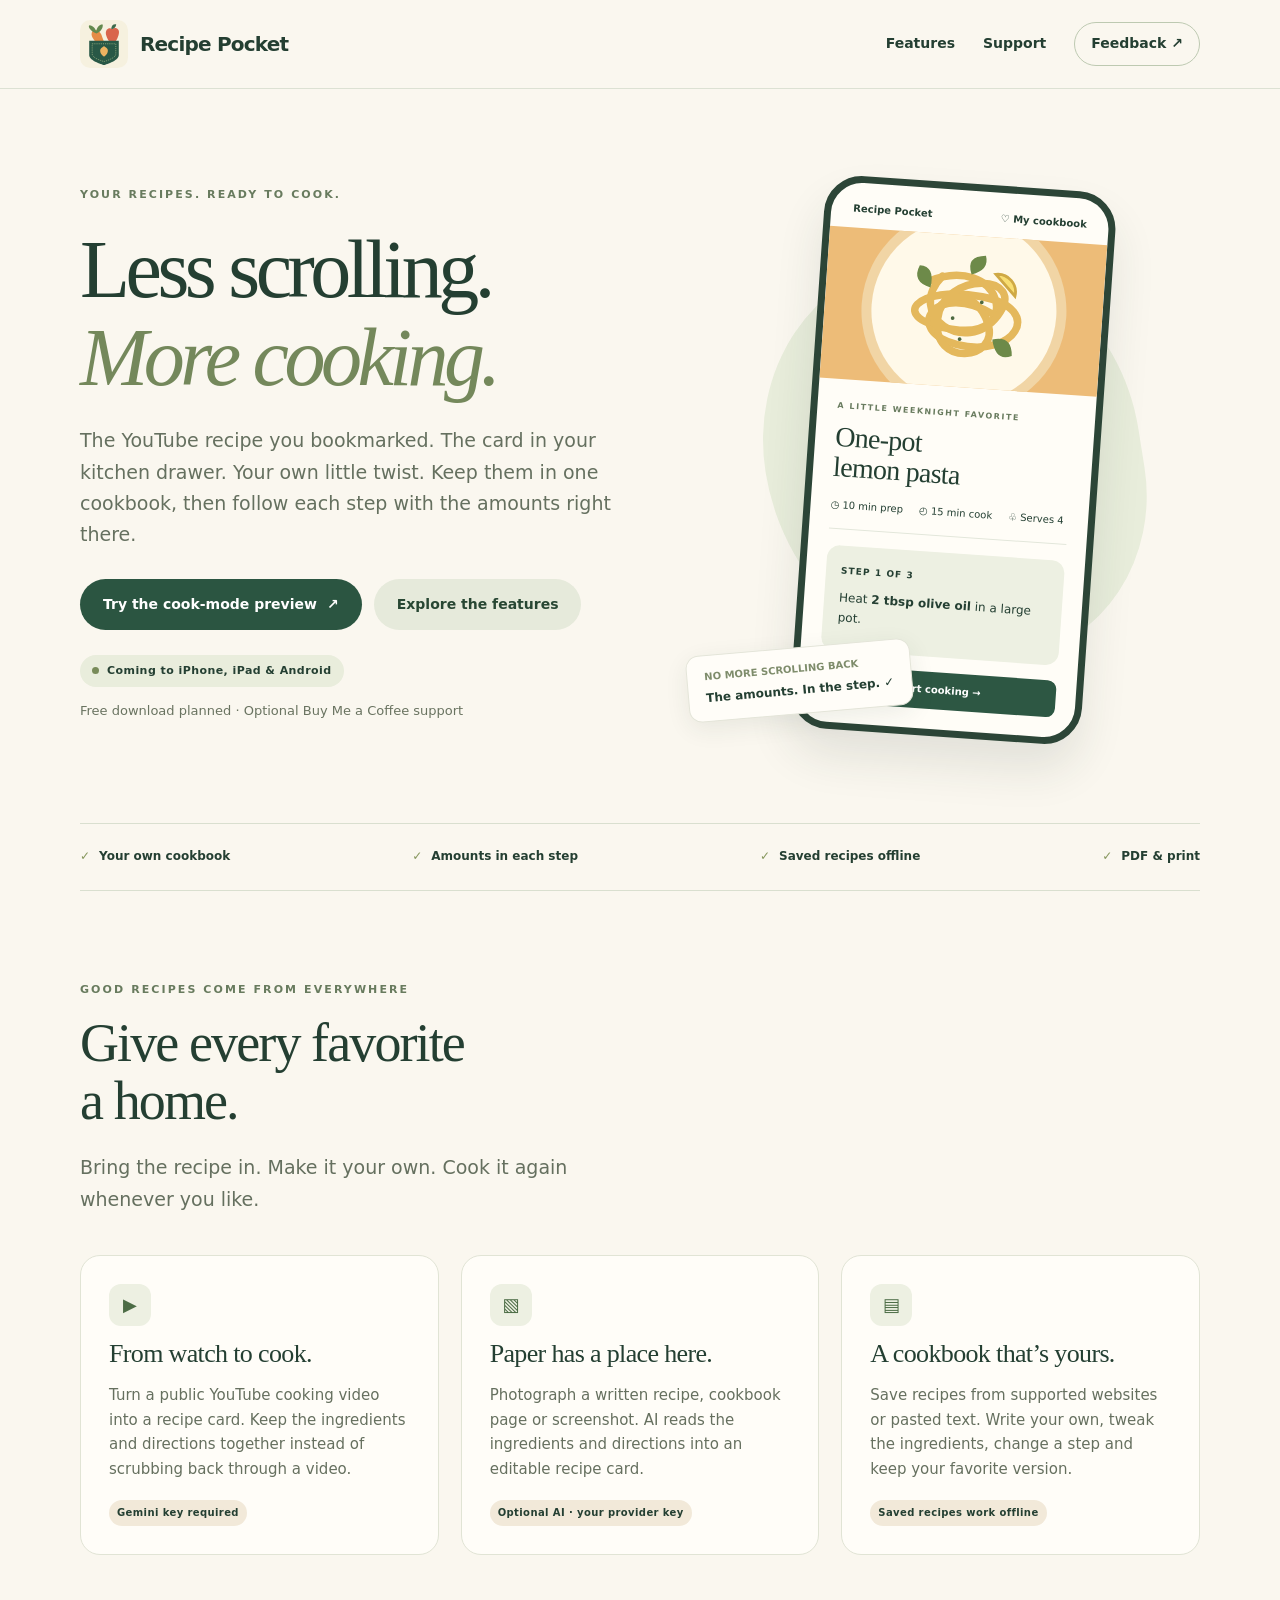
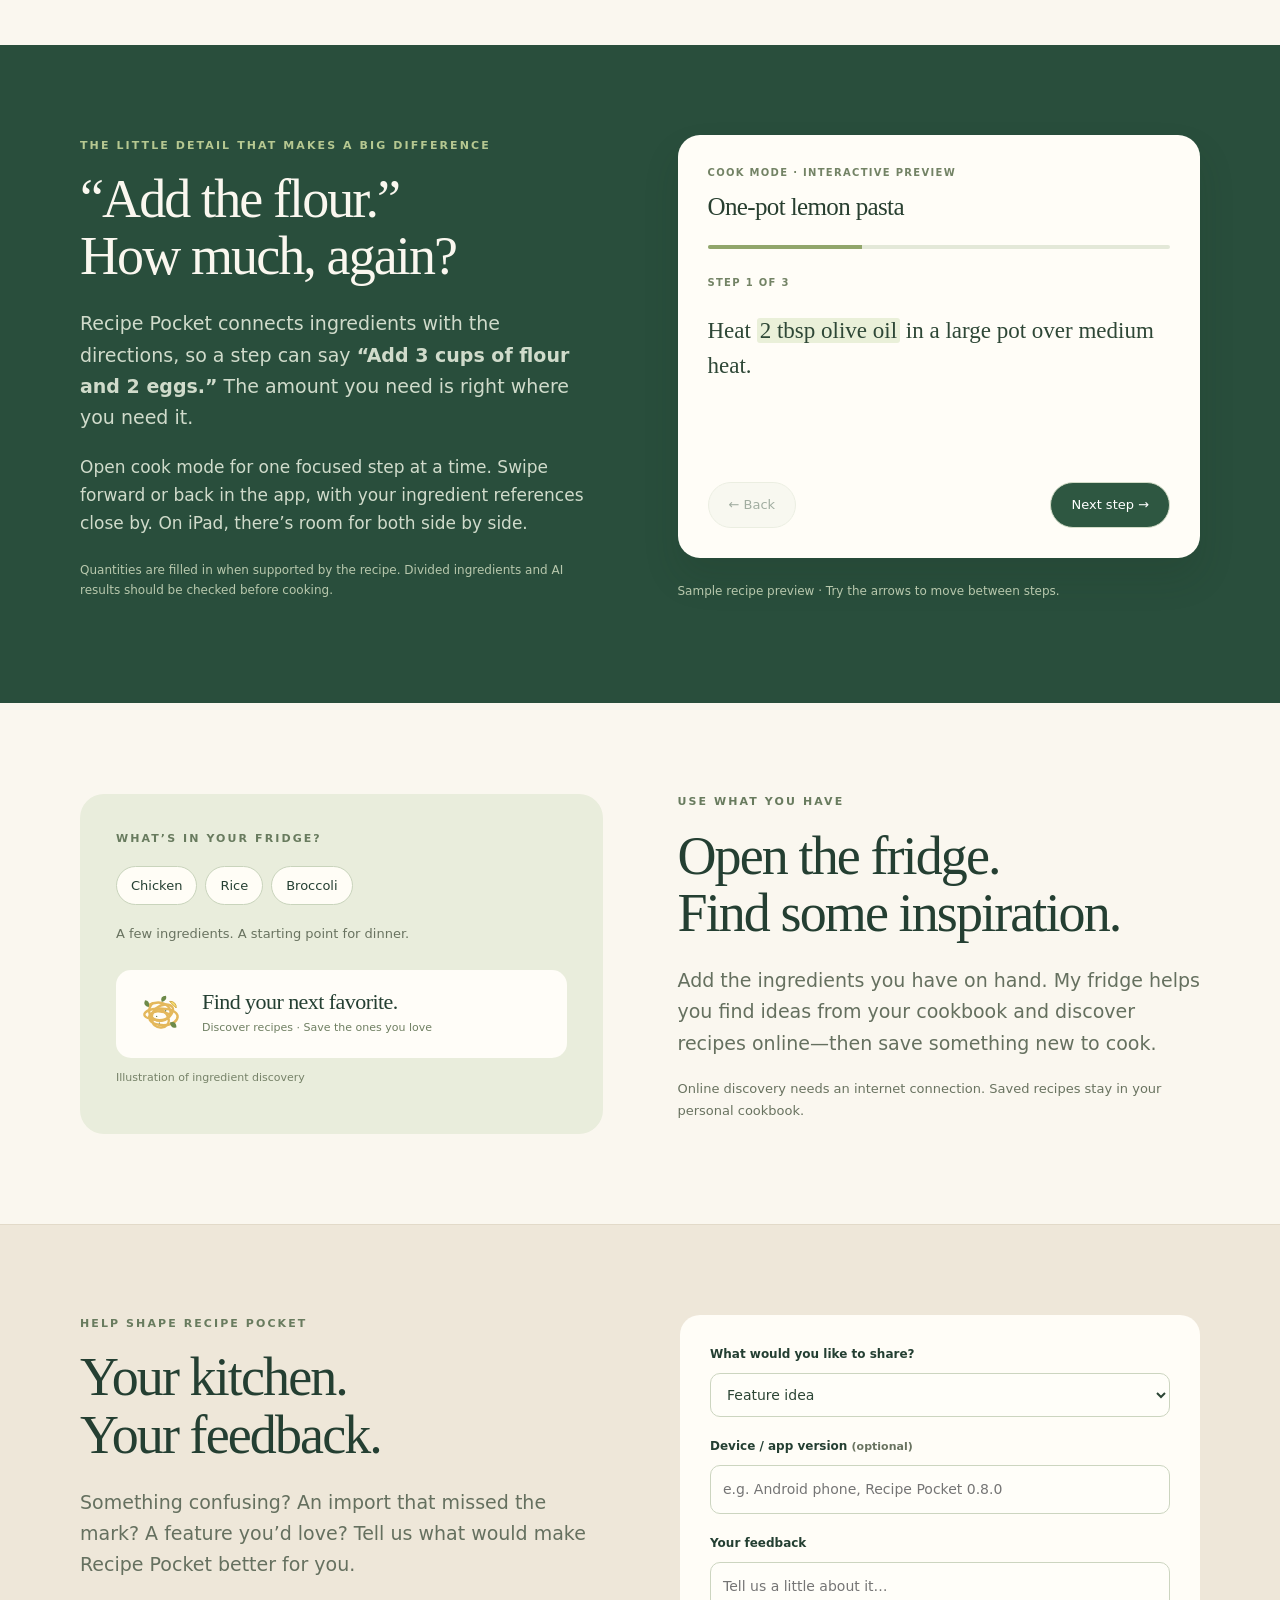
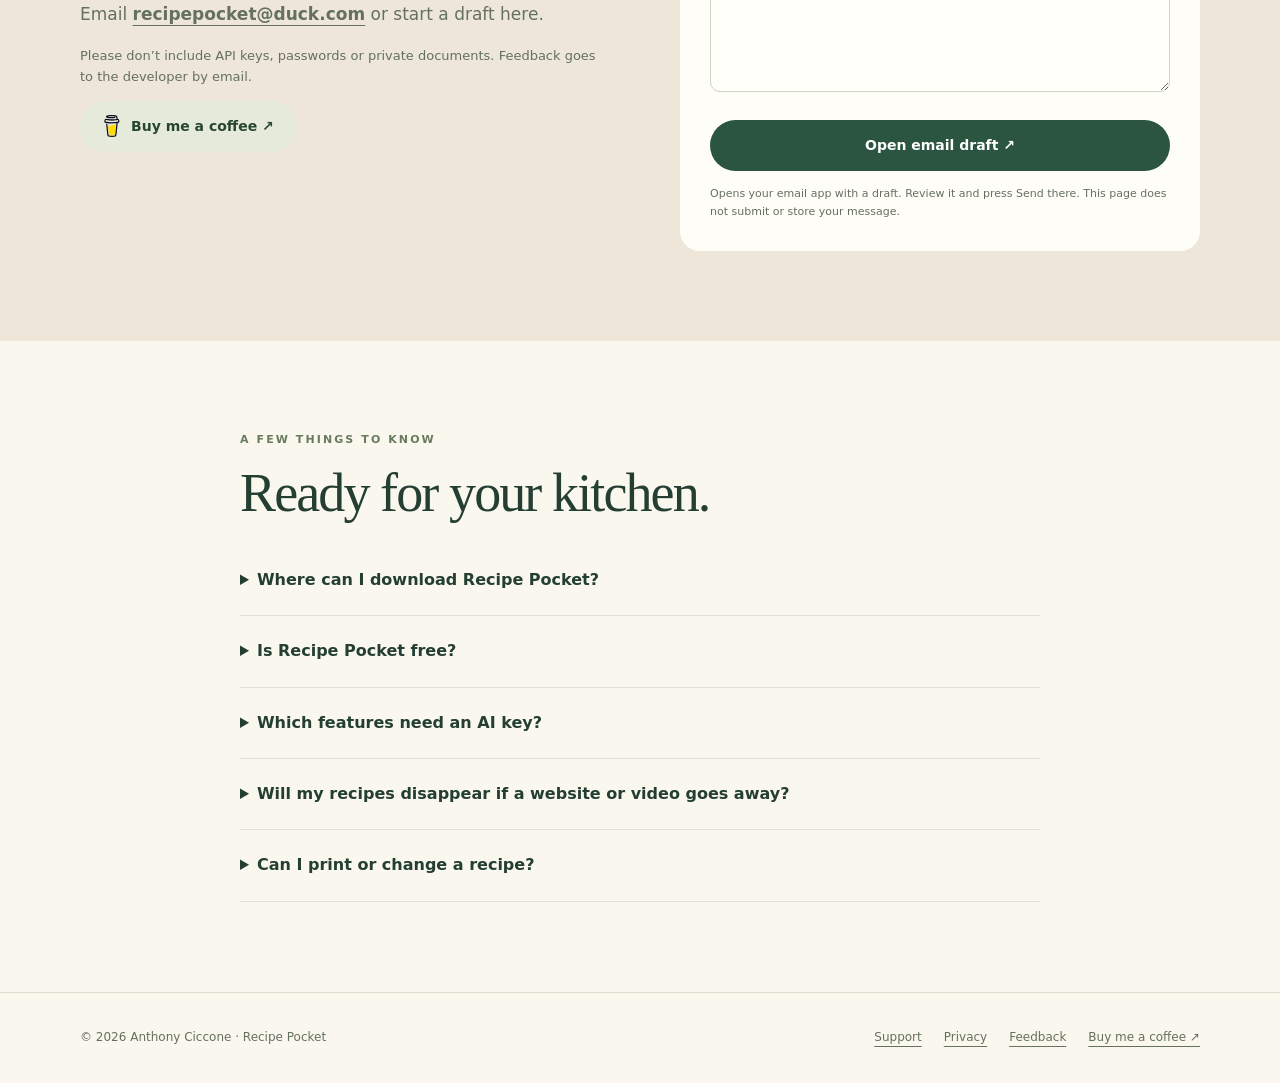
<file: recipe-pocket/index.html>
<!doctype html><html lang="en"><head><meta charset="utf-8"><meta name="viewport" content="width=device-width,initial-scale=1"><title>Your recipes, ready to cook · Recipe Pocket</title><meta name="description" content="Your recipes, ready to cook. Import YouTube recipes, scan written recipes with AI, build your offline cookbook and cook step by step with ingredient amounts."><meta name="theme-color" content="#294e3c"><link rel="icon" href="logo.svg" type="image/svg+xml"><link rel="stylesheet" href="style.css"><link rel="canonical" href="https://tadcrazio.github.io/recipe-pocket/"></head><body><a class="skip" href="#main">Skip to content</a><header><div class="wrap nav"><a class="brand" href="index.html"><img src="logo.svg" alt="">Recipe Pocket</a><nav aria-label="Main navigation"><a class="desktop-link" href="index.html#features">Features</a><a href="support.html">Support</a><a class="nav-feedback" href="index.html#feedback">Feedback ↗</a></nav></div></header><main id="main"><div class="wrap"><section class="hero" aria-labelledby="hero-title"><div><div class="eyebrow">Your recipes. Ready to cook.</div><h1 id="hero-title">Less scrolling.<br><em>More cooking.</em></h1><p class="lead">The YouTube recipe you bookmarked. The card in your kitchen drawer. Your own little twist. Keep them in one cookbook, then follow each step with the amounts right there.</p><div class="actions"><a class="button" href="#cook-mode">Try the cook-mode preview <span aria-hidden="true">↗</span></a><a class="button secondary" href="#features">Explore the features</a></div><div class="launch">Coming to iPhone, iPad & Android</div><p class="small">Free download planned · Optional Buy Me a Coffee support</p></div><div class="hero-art"><div class="orbit"></div><div class="phone" aria-label="Illustrated recipe card preview"><div class="phone-top"><span>Recipe Pocket</span><span>♡ My cookbook</span></div><div class="dish"><svg viewBox="0 0 160 150" fill="none" aria-hidden="true"><g stroke="#e4b85c" stroke-width="8" stroke-linecap="round"><path d="M39 46c78-38 108 55 32 49S29 49 99 58s38 64-23 53S48 44 112 76"/><path d="M55 39c-38 44 31 85 62 38s-61-45-64 8 70 40 54 1S50 55 49 90"/></g><g fill="#6d8a49"><path d="M43 52q-21-5-13-23 17 0 13 23M113 103q21-6 22 16-17 8-22-16M86 35q-8-19 14-21 5 15-14 21"/></g><path d="M112 33a19 19 0 0 1 22 22l-22-22Z" fill="#f8de72" stroke="#cfa945" stroke-width="3"/><g fill="#4d6940"><circle cx="69" cy="83" r="2"/><circle cx="99" cy="64" r="2"/><circle cx="78" cy="105" r="2"/></g></svg></div><div class="phone-body"><div class="eyebrow">A little weeknight favorite</div><h3>One-pot<br>lemon pasta</h3><div class="meta"><span>◷ 10 min prep</span><span>◴ 15 min cook</span><span>♧ Serves 4</span></div><div class="phone-step"><span>STEP 1 OF 3</span><p>Heat <strong>2 tbsp olive oil</strong> in a large pot.</p></div><div class="phone-cta">Start cooking →</div></div></div><div class="float"><b>NO MORE SCROLLING BACK</b>The amounts. In the step. ✓</div></div></section><div class="promise"><span><i>✓</i> Your own cookbook</span><span><i>✓</i> Amounts in each step</span><span><i>✓</i> Saved recipes offline</span><span><i>✓</i> PDF & print</span></div><section class="section" id="features"><div class="intro"><div class="eyebrow">Good recipes come from everywhere</div><h2>Give every favorite<br>a home.</h2><p class="lead">Bring the recipe in. Make it your own. Cook it again whenever you like.</p></div><div class="features"><article class="feature"><span class="number" aria-hidden="true">▶</span><h3>From watch to cook.</h3><p>Turn a public YouTube cooking video into a recipe card. Keep the ingredients and directions together instead of scrubbing back through a video.</p><span class="pill">Gemini key required</span></article><article class="feature"><span class="number" aria-hidden="true">▧</span><h3>Paper has a place here.</h3><p>Photograph a written recipe, cookbook page or screenshot. AI reads the ingredients and directions into an editable recipe card.</p><span class="pill">Optional AI · your provider key</span></article><article class="feature"><span class="number" aria-hidden="true">▤</span><h3>A cookbook that’s yours.</h3><p>Save recipes from supported websites or pasted text. Write your own, tweak the ingredients, change a step and keep your favorite version.</p><span class="pill">Saved recipes work offline</span></article></div></section></div><section class="amounts section" id="cook-mode"><div class="wrap split"><div><div class="eyebrow">The little detail that makes a big difference</div><h2>“Add the flour.”<br>How much, again?</h2><p class="lead">Recipe Pocket connects ingredients with the directions, so a step can say <strong>“Add 3 cups of flour and 2 eggs.”</strong> The amount you need is right where you need it.</p><p>Open cook mode for one focused step at a time. Swipe forward or back in the app, with your ingredient references close by. On iPad, there’s room for both side by side.</p><p class="amount-note">Quantities are filled in when supported by the recipe. Divided ingredients and AI results should be checked before cooking.</p></div><div><div class="step-card"><div class="label">COOK MODE · INTERACTIVE PREVIEW</div><h3>One-pot lemon pasta</h3><div class="step-progress" aria-hidden="true"><div id="progress" style="width:33.333%"></div></div><div class="label" id="step-count">STEP 1 OF 3</div><p class="instruction" id="step-text" aria-live="polite">Heat <strong>2 tbsp olive oil</strong> in a large pot over medium heat.</p><div class="step-controls"><button id="previous" type="button" disabled>← Back</button><button id="next" type="button">Next step →</button></div></div><p class="amount-note">Sample recipe preview · Try the arrows to move between steps.</p></div></div></section><div class="wrap"><section class="section fridge"><div class="fridge-visual"><div class="eyebrow">What’s in your fridge?</div><div class="chips"><span>Chicken</span><span>Rice</span><span>Broccoli</span></div><p class="small">A few ingredients. A starting point for dinner.</p><div class="search-result"><svg viewBox="0 0 160 150" fill="none" aria-hidden="true"><g stroke="#e4b85c" stroke-width="8" stroke-linecap="round"><path d="M39 46c78-38 108 55 32 49S29 49 99 58s38 64-23 53S48 44 112 76"/><path d="M55 39c-38 44 31 85 62 38s-61-45-64 8 70 40 54 1S50 55 49 90"/></g><g fill="#6d8a49"><path d="M43 52q-21-5-13-23 17 0 13 23M113 103q21-6 22 16-17 8-22-16M86 35q-8-19 14-21 5 15-14 21"/></g><path d="M112 33a19 19 0 0 1 22 22l-22-22Z" fill="#f8de72" stroke="#cfa945" stroke-width="3"/><g fill="#4d6940"><circle cx="69" cy="83" r="2"/><circle cx="99" cy="64" r="2"/><circle cx="78" cy="105" r="2"/></g></svg><div><h3>Find your next favorite.</h3><p>Discover recipes · Save the ones you love</p></div></div><p class="detail">Illustration of ingredient discovery</p></div><div><div class="eyebrow">Use what you have</div><h2>Open the fridge.<br>Find some inspiration.</h2><p class="lead">Add the ingredients you have on hand. My fridge helps you find ideas from your cookbook and discover recipes online—then save something new to cook.</p><p class="small">Online discovery needs an internet connection. Saved recipes stay in your personal cookbook.</p></div></section></div><section class="feedback section" id="feedback"><div class="wrap feedback-grid"><div><div class="eyebrow">Help shape Recipe Pocket</div><h2>Your kitchen.<br>Your feedback.</h2><p class="lead">Something confusing? An import that missed the mark? A feature you’d love? Tell us what would make Recipe Pocket better for you.</p><p>Email <a class="feedback-email" href="mailto:recipepocket@duck.com">recipepocket@duck.com</a> or start a draft here.</p><p class="small">Please don’t include API keys, passwords or private documents. Feedback goes to the developer by email.</p><a class="button secondary coffee" href="https://buymeacoffee.com/recipepocket" rel="noopener noreferrer"><img src="buy-me-a-coffee.svg" alt="">Buy me a coffee ↗</a></div><form id="feedback-form"><label for="feedback-type">What would you like to share?</label><select id="feedback-type" name="type"><option>Feature idea</option><option>Bug report</option><option>Recipe import problem</option><option>General feedback</option></select><label for="feedback-device">Device / app version <span class="small">(optional)</span></label><input id="feedback-device" name="device" placeholder="e.g. Android phone, Recipe Pocket 0.8.0" maxlength="160"><label for="feedback-message">Your feedback</label><textarea id="feedback-message" name="message" placeholder="Tell us a little about it…" required maxlength="5000"></textarea><button class="button" type="submit">Open email draft ↗</button><p class="small" id="feedback-status" role="status">Opens your email app with a draft. Review it and press Send there. This page does not submit or store your message.</p></form></div></section><div class="wrap"><section class="section faq"><div class="eyebrow">A few things to know</div><h2>Ready for your kitchen.</h2><details><summary>Where can I download Recipe Pocket?</summary><p>Recipe Pocket is preparing for its first App Store and Google Play releases. Download links will appear here when the app is available. It is not published in either store yet.</p></details><details><summary>Is Recipe Pocket free?</summary><p>The planned download is free, with optional Buy Me a Coffee support. AI features use your own provider API key. Provider charges, free-tier eligibility and usage limits are separate from the app.</p></details><details><summary>Which features need an AI key?</summary><p>Creating, editing and reading your saved cookbook, supported text/website parsing, cook mode and backups do not need AI. Written-recipe photo scanning, AI-assisted imports and nutrition estimates use a provider key. YouTube understanding requires Gemini. Other supported AI providers include OpenAI, Anthropic and xAI.</p></details><details><summary>Will my recipes disappear if a website or video goes away?</summary><p>Once imported and saved, recipe text and cached photos remain in your local cookbook for offline use. Export a backup to protect against losing your device or clearing app storage. Internet access is needed for new imports and online features.</p></details><details><summary>Can I print or change a recipe?</summary><p>Yes. Edit your saved recipe, write your own, and use print/PDF to make a copy you can share. Nutrition can be imported when available or optionally estimated with AI when missing.</p></details></section></div></main><footer><div class="wrap footer-inner"><span>© 2026 Anthony Ciccone · Recipe Pocket</span><div class="footer-links"><a href="support.html">Support</a><a href="privacy.html">Privacy</a><a href="index.html#feedback">Feedback</a><a href="https://buymeacoffee.com/recipepocket" rel="noopener noreferrer">Buy me a coffee ↗</a></div></div></footer><script src="site.js" defer></script></body></html>
</file>
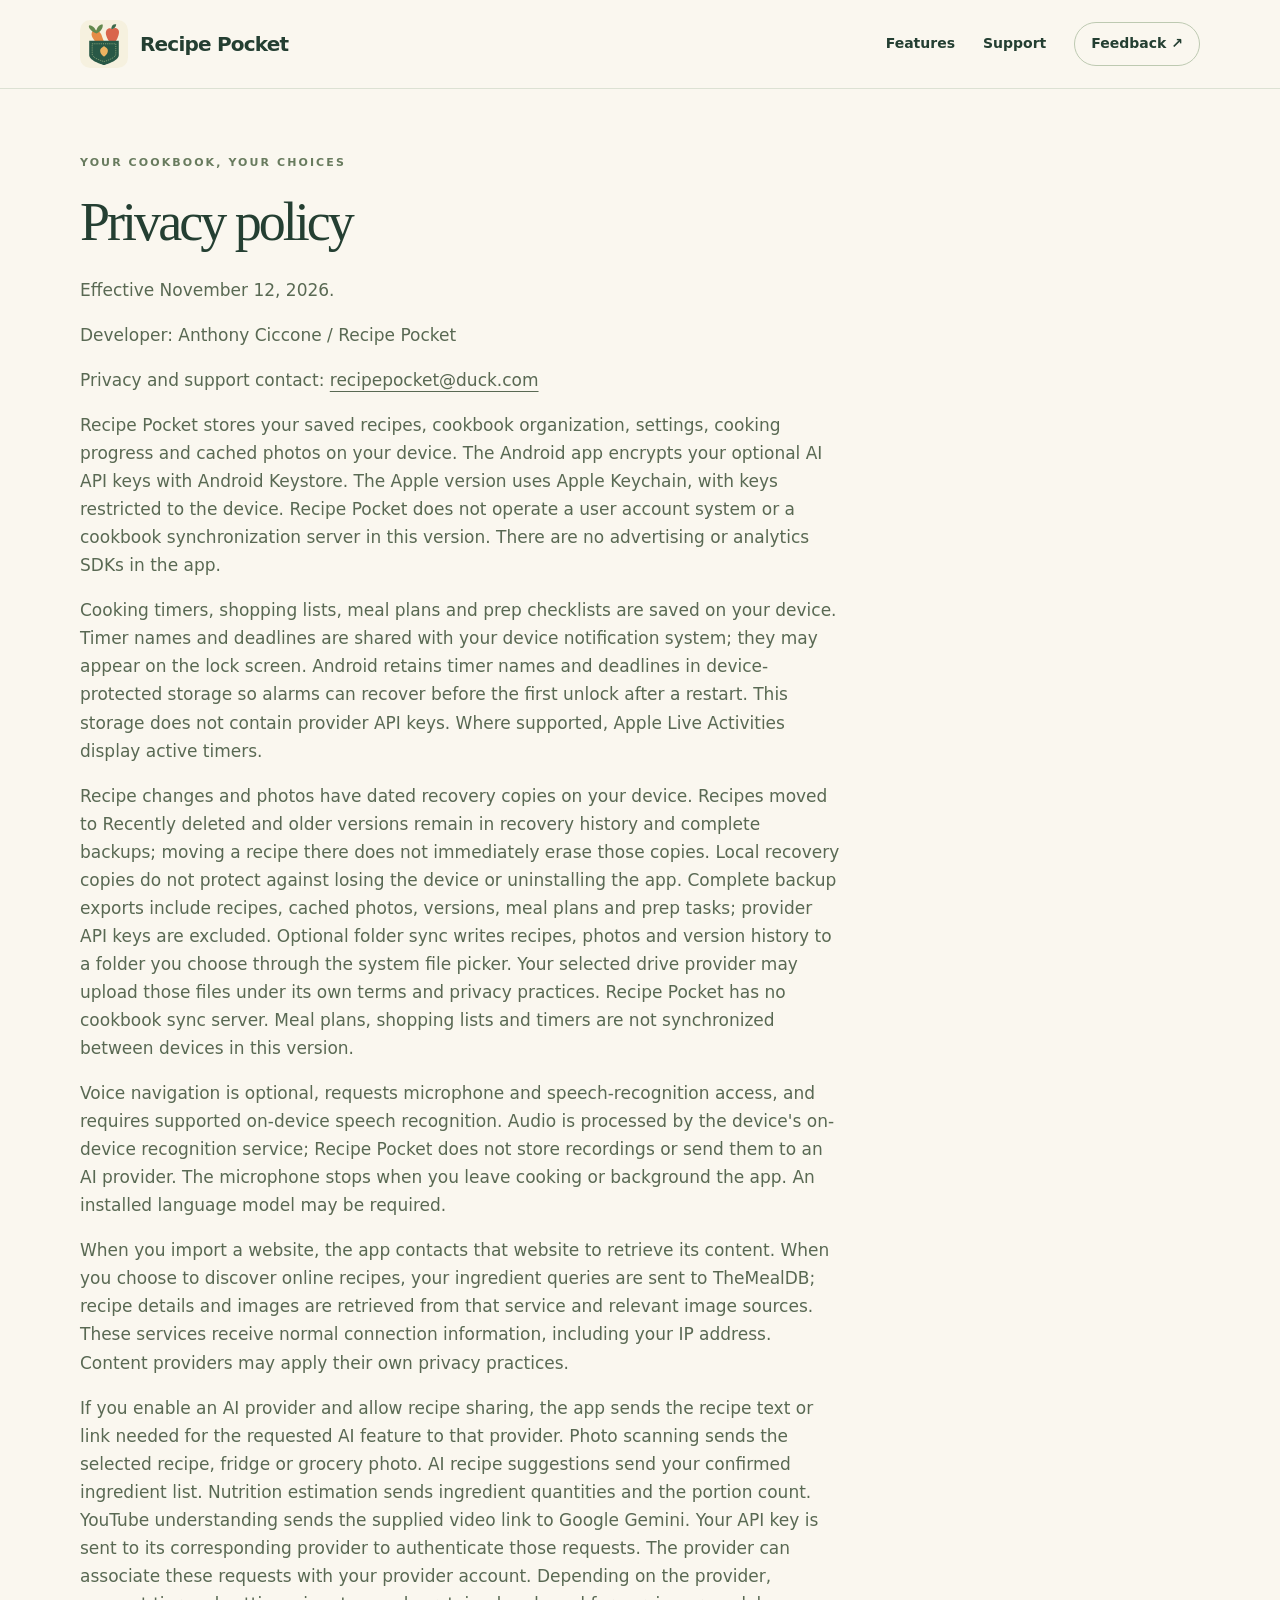
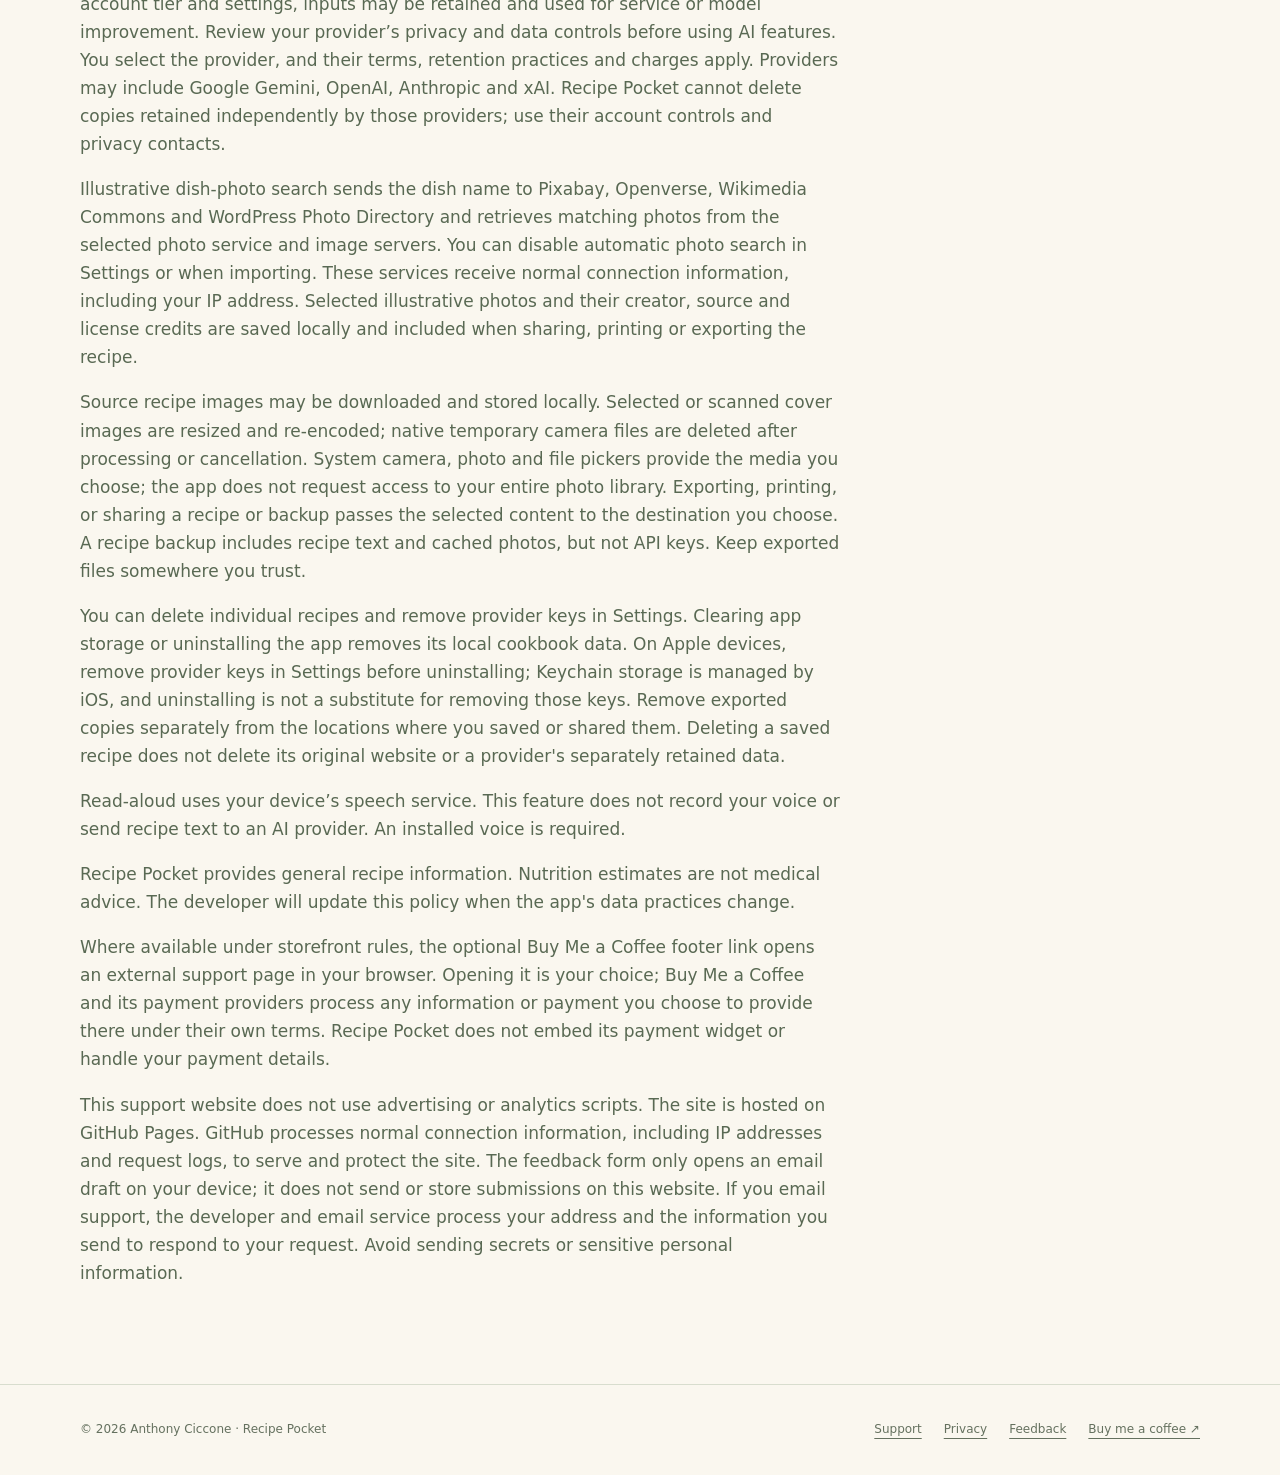
<file: recipe-pocket/privacy.html>
<!doctype html><html lang="en"><head><meta charset="utf-8"><meta name="viewport" content="width=device-width,initial-scale=1"><title>Privacy policy · Recipe Pocket</title><meta name="description" content="Your recipes, ready to cook. Import YouTube recipes, scan written recipes with AI, build your offline cookbook and cook step by step with ingredient amounts."><meta name="theme-color" content="#294e3c"><link rel="icon" href="logo.svg" type="image/svg+xml"><link rel="stylesheet" href="style.css"><link rel="canonical" href="https://tadcrazio.github.io/recipe-pocket/privacy.html"></head><body><a class="skip" href="#main">Skip to content</a><header><div class="wrap nav"><a class="brand" href="index.html"><img src="logo.svg" alt="">Recipe Pocket</a><nav aria-label="Main navigation"><a class="desktop-link" href="index.html#features">Features</a><a href="support.html">Support</a><a class="nav-feedback" href="index.html#feedback">Feedback ↗</a></nav></div></header><main id="main"><div class="wrap"><article class="prose"><div class="eyebrow">Your cookbook, your choices</div><h1>Privacy policy</h1><p>Effective November 12, 2026.</p><p>Developer: Anthony Ciccone / Recipe Pocket</p><p>Privacy and support contact: <a href="mailto:recipepocket@duck.com">recipepocket@duck.com</a></p><p>Recipe Pocket stores your saved recipes, cookbook organization, settings, cooking progress and cached photos on your device. The Android app encrypts your optional AI API keys with Android Keystore. The Apple version uses Apple Keychain, with keys restricted to the device. Recipe Pocket does not operate a user account system or a cookbook synchronization server in this version. There are no advertising or analytics SDKs in the app.</p><p>Cooking timers, shopping lists, meal plans and prep checklists are saved on your device. Timer names and deadlines are shared with your device notification system; they may appear on the lock screen. Android retains timer names and deadlines in device-protected storage so alarms can recover before the first unlock after a restart. This storage does not contain provider API keys. Where supported, Apple Live Activities display active timers.</p><p>Recipe changes and photos have dated recovery copies on your device. Recipes moved to Recently deleted and older versions remain in recovery history and complete backups; moving a recipe there does not immediately erase those copies. Local recovery copies do not protect against losing the device or uninstalling the app. Complete backup exports include recipes, cached photos, versions, meal plans and prep tasks; provider API keys are excluded. Optional folder sync writes recipes, photos and version history to a folder you choose through the system file picker. Your selected drive provider may upload those files under its own terms and privacy practices. Recipe Pocket has no cookbook sync server. Meal plans, shopping lists and timers are not synchronized between devices in this version.</p><p>Voice navigation is optional, requests microphone and speech-recognition access, and requires supported on-device speech recognition. Audio is processed by the device&#x27;s on-device recognition service; Recipe Pocket does not store recordings or send them to an AI provider. The microphone stops when you leave cooking or background the app. An installed language model may be required.</p><p>When you import a website, the app contacts that website to retrieve its content. When you choose to discover online recipes, your ingredient queries are sent to TheMealDB; recipe details and images are retrieved from that service and relevant image sources. These services receive normal connection information, including your IP address. Content providers may apply their own privacy practices.</p><p>If you enable an AI provider and allow recipe sharing, the app sends the recipe text or link needed for the requested AI feature to that provider. Photo scanning sends the selected recipe, fridge or grocery photo. AI recipe suggestions send your confirmed ingredient list. Nutrition estimation sends ingredient quantities and the portion count. YouTube understanding sends the supplied video link to Google Gemini. Your API key is sent to its corresponding provider to authenticate those requests. The provider can associate these requests with your provider account. Depending on the provider, account tier and settings, inputs may be retained and used for service or model improvement. Review your provider’s privacy and data controls before using AI features. You select the provider, and their terms, retention practices and charges apply. Providers may include Google Gemini, OpenAI, Anthropic and xAI. Recipe Pocket cannot delete copies retained independently by those providers; use their account controls and privacy contacts.</p><p>Illustrative dish-photo search sends the dish name to Pixabay, Openverse, Wikimedia Commons and WordPress Photo Directory and retrieves matching photos from the selected photo service and image servers. You can disable automatic photo search in Settings or when importing. These services receive normal connection information, including your IP address. Selected illustrative photos and their creator, source and license credits are saved locally and included when sharing, printing or exporting the recipe.</p><p>Source recipe images may be downloaded and stored locally. Selected or scanned cover images are resized and re-encoded; native temporary camera files are deleted after processing or cancellation. System camera, photo and file pickers provide the media you choose; the app does not request access to your entire photo library. Exporting, printing, or sharing a recipe or backup passes the selected content to the destination you choose. A recipe backup includes recipe text and cached photos, but not API keys. Keep exported files somewhere you trust.</p><p>You can delete individual recipes and remove provider keys in Settings. Clearing app storage or uninstalling the app removes its local cookbook data. On Apple devices, remove provider keys in Settings before uninstalling; Keychain storage is managed by iOS, and uninstalling is not a substitute for removing those keys. Remove exported copies separately from the locations where you saved or shared them. Deleting a saved recipe does not delete its original website or a provider&#x27;s separately retained data.</p><p>Read-aloud uses your device’s speech service. This feature does not record your voice or send recipe text to an AI provider. An installed voice is required.</p><p>Recipe Pocket provides general recipe information. Nutrition estimates are not medical advice. The developer will update this policy when the app&#x27;s data practices change.</p><p>Where available under storefront rules, the optional Buy Me a Coffee footer link opens an external support page in your browser. Opening it is your choice; Buy Me a Coffee and its payment providers process any information or payment you choose to provide there under their own terms. Recipe Pocket does not embed its payment widget or handle your payment details.</p><p>
This support website does not use advertising or analytics scripts. The site is hosted on GitHub Pages. GitHub processes normal connection information, including IP addresses and request logs, to serve and protect the site. The feedback form only opens an email draft on your device; it does not send or store submissions on this website. If you email support, the developer and email service process your address and the information you send to respond to your request. Avoid sending secrets or sensitive personal information.
</p></article></div></main><footer><div class="wrap footer-inner"><span>© 2026 Anthony Ciccone · Recipe Pocket</span><div class="footer-links"><a href="support.html">Support</a><a href="privacy.html">Privacy</a><a href="index.html#feedback">Feedback</a><a href="https://buymeacoffee.com/recipepocket" rel="noopener noreferrer">Buy me a coffee ↗</a></div></div></footer><script src="site.js" defer></script></body></html>
</file>
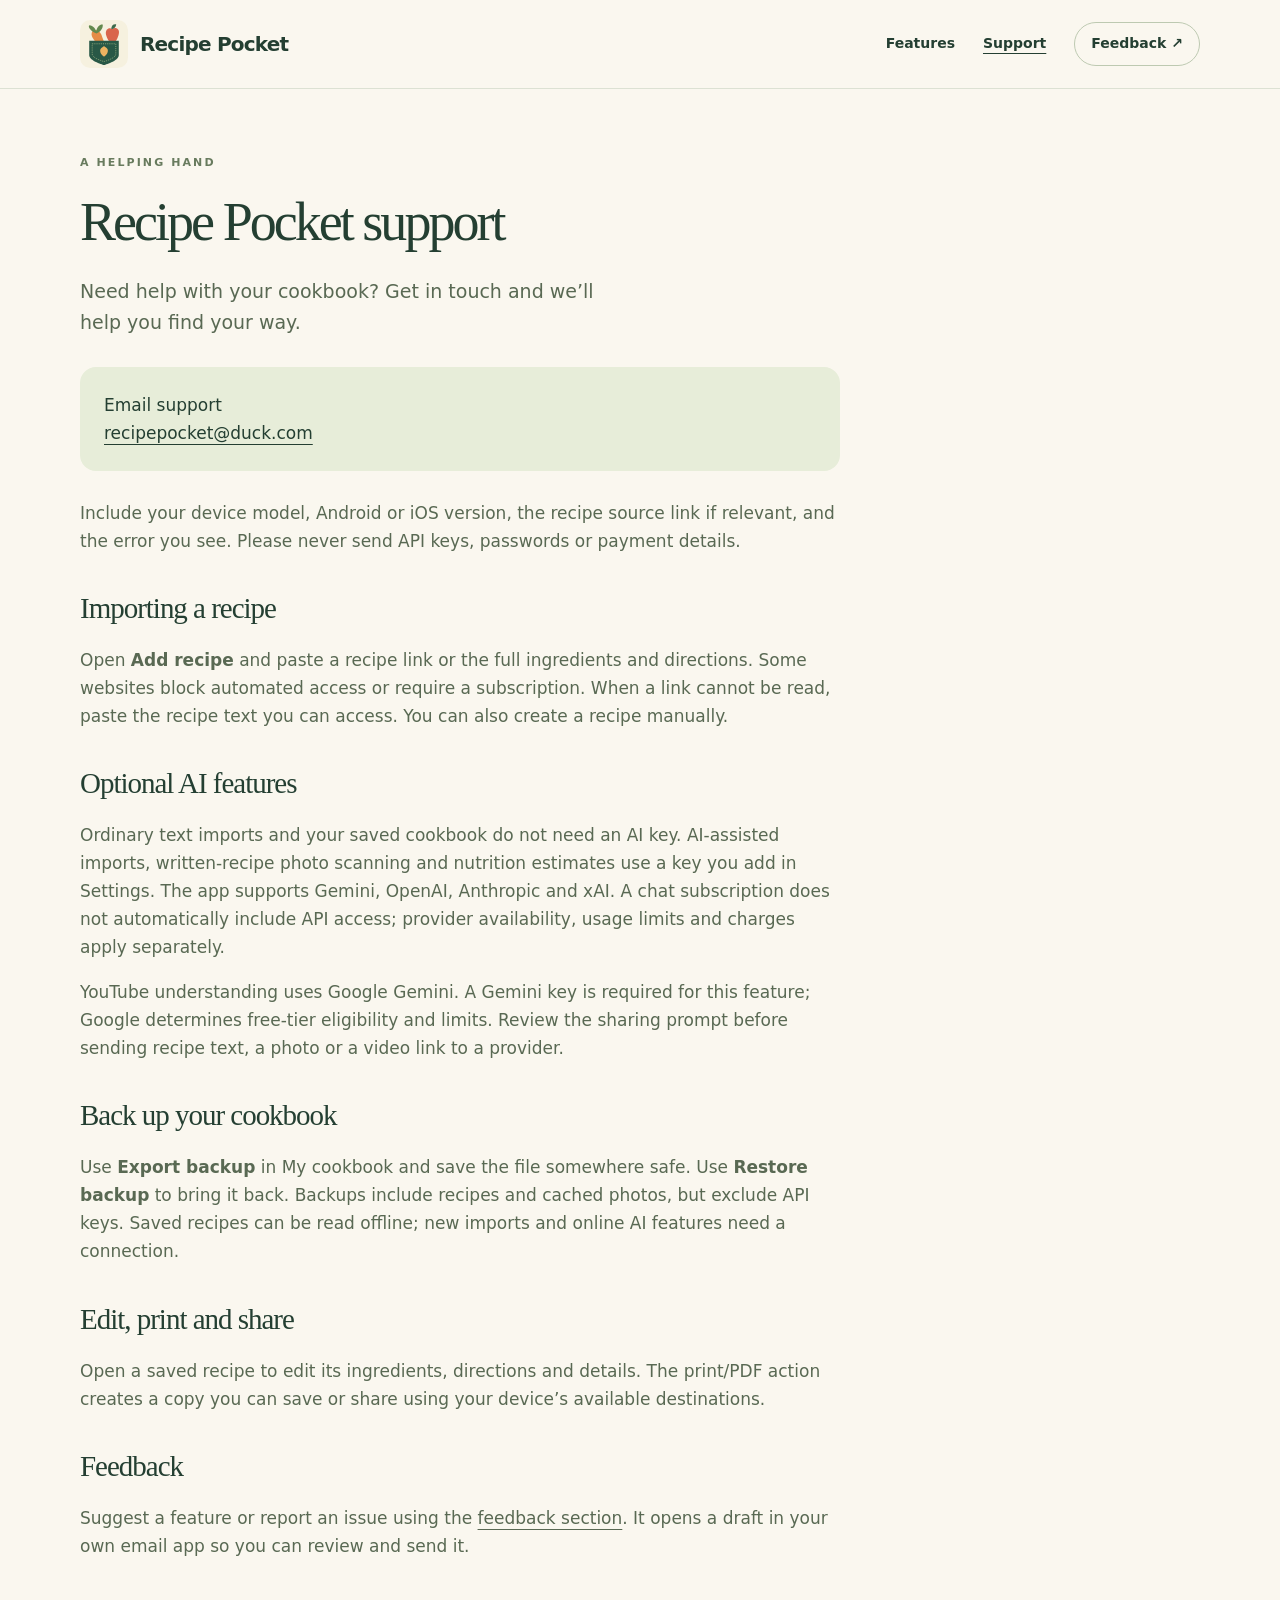
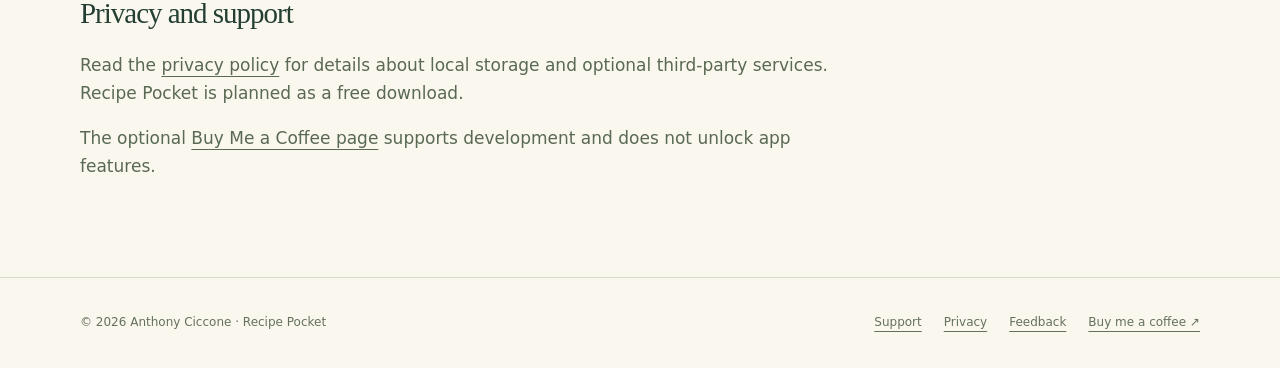
<file: recipe-pocket/support.html>
<!doctype html><html lang="en"><head><meta charset="utf-8"><meta name="viewport" content="width=device-width,initial-scale=1"><title>Support · Recipe Pocket</title><meta name="description" content="Your recipes, ready to cook. Import YouTube recipes, scan written recipes with AI, build your offline cookbook and cook step by step with ingredient amounts."><meta name="theme-color" content="#294e3c"><link rel="icon" href="logo.svg" type="image/svg+xml"><link rel="stylesheet" href="style.css"><link rel="canonical" href="https://tadcrazio.github.io/recipe-pocket/support.html"></head><body><a class="skip" href="#main">Skip to content</a><header><div class="wrap nav"><a class="brand" href="index.html"><img src="logo.svg" alt="">Recipe Pocket</a><nav aria-label="Main navigation"><a class="desktop-link" href="index.html#features">Features</a><a href="support.html" aria-current="page">Support</a><a class="nav-feedback" href="index.html#feedback">Feedback ↗</a></nav></div></header><main id="main"><div class="wrap"><article class="prose"><div class="eyebrow">A helping hand</div><h1>Recipe Pocket support</h1><p class="lead">Need help with your cookbook? Get in touch and we’ll help you find your way.</p><div class="contact">Email support<br><a href="mailto:recipepocket@duck.com">recipepocket@duck.com</a></div><p>Include your device model, Android or iOS version, the recipe source link if relevant, and the error you see. Please never send API keys, passwords or payment details.</p><h2>Importing a recipe</h2><p>Open <strong>Add recipe</strong> and paste a recipe link or the full ingredients and directions. Some websites block automated access or require a subscription. When a link cannot be read, paste the recipe text you can access. You can also create a recipe manually.</p><h2>Optional AI features</h2><p>Ordinary text imports and your saved cookbook do not need an AI key. AI-assisted imports, written-recipe photo scanning and nutrition estimates use a key you add in Settings. The app supports Gemini, OpenAI, Anthropic and xAI. A chat subscription does not automatically include API access; provider availability, usage limits and charges apply separately.</p><p>YouTube understanding uses Google Gemini. A Gemini key is required for this feature; Google determines free-tier eligibility and limits. Review the sharing prompt before sending recipe text, a photo or a video link to a provider.</p><h2>Back up your cookbook</h2><p>Use <strong>Export backup</strong> in My cookbook and save the file somewhere safe. Use <strong>Restore backup</strong> to bring it back. Backups include recipes and cached photos, but exclude API keys. Saved recipes can be read offline; new imports and online AI features need a connection.</p><h2>Edit, print and share</h2><p>Open a saved recipe to edit its ingredients, directions and details. The print/PDF action creates a copy you can save or share using your device’s available destinations.</p><h2>Feedback</h2><p>Suggest a feature or report an issue using the <a href="index.html#feedback">feedback section</a>. It opens a draft in your own email app so you can review and send it.</p><h2>Privacy and support</h2><p>Read the <a href="privacy.html">privacy policy</a> for details about local storage and optional third-party services. Recipe Pocket is planned as a free download.</p><p data-support-promo>The optional <a href="https://buymeacoffee.com/recipepocket">Buy Me a Coffee page</a> supports development and does not unlock app features.</p></article></div></main><footer><div class="wrap footer-inner"><span>© 2026 Anthony Ciccone · Recipe Pocket</span><div class="footer-links"><a href="support.html">Support</a><a href="privacy.html">Privacy</a><a href="index.html#feedback">Feedback</a><a href="https://buymeacoffee.com/recipepocket" rel="noopener noreferrer">Buy me a coffee ↗</a></div></div></footer><script src="site.js" defer></script></body></html>
</file>
<file: recipe-pocket/style.css>
*{box-sizing:border-box}html{scroll-behavior:smooth;scroll-padding-top:96px}body{margin:0;background:#faf7ef;color:#243f32;font:17px/1.65 system-ui,-apple-system,sans-serif}a{color:inherit;text-underline-offset:5px}button,input,textarea,select{font:inherit}button,a,input,textarea,select{-webkit-tap-highlight-color:transparent}a:focus-visible,button:focus-visible,input:focus-visible,textarea:focus-visible,select:focus-visible{outline:3px solid #bf6b3a;outline-offset:4px}.wrap{width:min(1120px,calc(100% - 48px));margin:auto}header{background:#faf7eff2;border-bottom:1px solid #dce1d3;position:sticky;top:0;z-index:5;backdrop-filter:blur(12px)}.nav{min-height:88px;display:flex;justify-content:space-between;align-items:center;gap:24px}.brand{display:flex;gap:12px;align-items:center;font-size:20px;font-weight:750;letter-spacing:-.04em;text-decoration:none}.brand img{width:48px;height:48px}nav{display:flex;align-items:center;gap:28px;font-size:14px;font-weight:600}nav a{text-decoration:none}nav a:hover,nav a[aria-current]{text-decoration:underline}.nav-feedback{border:1px solid #bdc9b1;border-radius:100px;padding:9px 16px}.eyebrow{font-size:11px;font-weight:800;letter-spacing:.19em;text-transform:uppercase;color:#687b5e}.hero{display:grid;grid-template-columns:1.15fr 1fr;align-items:center;gap:60px;padding:78px 0 70px}h1,h2,h3{font-family:Georgia,'Times New Roman',serif;font-weight:500;line-height:1.07}h1{font-size:clamp(48px,6.5vw,82px);letter-spacing:-.055em;margin:22px 0 24px}h1 em{font-weight:500;color:#74885b}h2{font-size:clamp(34px,4.5vw,54px);letter-spacing:-.035em;margin:16px 0 22px}h3{font-size:27px;letter-spacing:-.025em;margin:14px 0}.lead{font-size:19px;color:#65705f;max-width:560px}.button{display:inline-flex;justify-content:center;align-items:center;gap:10px;background:#2b5541;color:#fff;border:0;border-radius:100px;padding:14px 23px;font-size:14px;font-weight:700;text-decoration:none;cursor:pointer}.button:hover{background:#183c2a}.button.secondary{background:#e6eadb;color:#284733}.actions{display:flex;gap:12px;flex-wrap:wrap;margin-top:28px}.small{font-size:13px;color:#697360}.launch{display:inline-flex;align-items:center;gap:8px;background:#e9eddc;padding:7px 12px;border-radius:100px;font-size:11px;letter-spacing:.04em;font-weight:700;margin-top:25px}.launch:before{content:'';width:7px;height:7px;border-radius:50%;background:#788b59}.hero-art{position:relative;padding:16px 34px}.orbit{position:absolute;inset:15% 12%;background:#e8eddb;border-radius:48% 52% 43% 57%;transform:rotate(-9deg)}.phone{position:relative;width:292px;max-width:100%;margin:auto;background:#fffdf7;border:7px solid #2c4537;border-radius:38px;box-shadow:0 26px 46px #283b291c;overflow:hidden;transform:rotate(4deg)}.phone-top{padding:18px 22px 10px;display:flex;justify-content:space-between;font-size:10px;font-weight:750}.dish{height:152px;background:#edbc78;display:grid;place-items:center;position:relative;overflow:hidden}.dish:before{content:'';position:absolute;width:185px;height:185px;border-radius:50%;background:#fff9e9;box-shadow:0 0 0 10px #f1d5a5}.dish svg{width:152px;height:140px;position:relative}.phone-body{padding:20px}.phone-body .eyebrow{font-size:8px}.phone h3{font-size:28px;margin:10px 0 15px}.meta{display:flex;gap:16px;font-size:10px;border-bottom:1px solid #e3e7db;padding-bottom:15px}.phone-step{background:#edf0e2;border-radius:13px;padding:15px;margin-top:16px;font-size:12px}.phone-step span{font-size:9px;letter-spacing:.12em;font-weight:800}.phone-step p{margin:8px 0}.phone-cta{display:block;background:#2d5743;color:white;border-radius:9px;padding:10px;text-align:center;font-size:10px;font-weight:700;margin-top:15px}.float{position:absolute;background:#fffdf8;box-shadow:0 7px 25px #243e3115;border:1px solid #e4e5d9;border-radius:13px;font-size:12px;padding:13px 17px;font-weight:650;transform:rotate(-5deg);bottom:39px;left:-20px}.float b{display:block;font-size:10px;color:#7e8c6b;margin-bottom:3px}.promise{border-top:1px solid #d9dfcf;border-bottom:1px solid #d9dfcf;display:flex;justify-content:space-between;gap:20px;padding:23px 0;font-size:12px;font-weight:650}.promise span{display:flex;gap:9px;align-items:center}.promise i{color:#86965c;font-style:normal}.section{padding:90px 0}.intro{max-width:620px}.features{display:grid;grid-template-columns:repeat(3,1fr);gap:22px;margin-top:40px}.feature{background:#fffdf8;border:1px solid #e1e4d5;border-radius:20px;padding:28px}.feature p{font-size:15px;color:#66705f;margin-bottom:0}.feature .number{display:inline-flex;align-items:center;justify-content:center;width:42px;height:42px;background:#edf0e2;border-radius:12px;color:#4c6c45;font-size:18px}.feature h3{font-size:26px}.pill{font-size:10px;letter-spacing:.04em;font-weight:700;background:#f2e9d9;border-radius:100px;padding:5px 8px;display:inline-block;margin-top:18px}.amounts{background:#294e3c;color:#faf7ef;position:relative;overflow:hidden}.amounts .eyebrow{color:#b6c891}.amounts .split{display:grid;grid-template-columns:1fr 1fr;gap:75px;align-items:center}.amounts p{color:#d0dbcb}.step-card{border-radius:22px;background:#fffdf7;color:#283f30;padding:30px;box-shadow:0 20px 35px #17312028}.step-card .label{font-size:10px;letter-spacing:.13em;color:#738365;font-weight:750}.step-card h3{font-size:25px;margin:12px 0 24px}.step-progress{height:4px;border-radius:4px;background:#e3e8d8;margin:18px 0 26px;overflow:hidden}.step-progress div{height:100%;background:#91a66b;transition:width .2s}.step-card .instruction{font-size:23px;line-height:1.5;min-height:145px;font-family:Georgia,serif;color:#2e4736}.instruction strong{background:#eaf0d9;font-weight:500;padding:0 3px;border-radius:3px}.step-controls{display:flex;justify-content:space-between;gap:16px}.step-controls button{border:1px solid #d3dcc8;border-radius:100px;background:#f1f3e9;color:#304e39;padding:11px 20px;font-size:13px;cursor:pointer}.step-controls button:disabled{opacity:.45;cursor:default}.step-controls button:last-child{background:#2e5741;color:white}.amount-note{font-size:12px!important;color:#b8c8ad!important;margin-top:24px}.fridge{display:grid;grid-template-columns:1fr 1fr;gap:75px;align-items:center}.fridge-visual{background:#e9eddc;border-radius:24px;padding:36px}.chips{display:flex;flex-wrap:wrap;gap:8px;margin:18px 0}.chips span{background:#fffdf6;border:1px solid #c9d4bc;border-radius:100px;padding:8px 14px;font-size:13px}.search-result{background:#fffdf8;border-radius:15px;padding:20px;display:flex;gap:18px;align-items:center;margin-top:25px}.search-result svg{width:48px;height:48px;flex-shrink:0}.search-result h3{font-size:22px;margin:0 0 6px}.search-result p{margin:0;font-size:11px;color:#6f7f62}.detail{font-size:11px!important;color:#768268}.feedback{background:#eee7d9;border-top:1px solid #e2dac9}.feedback-grid{display:grid;grid-template-columns:1fr 1fr;gap:80px}.feedback p{color:#65705f}.feedback form{background:#fffdf7;border-radius:20px;padding:30px}label{display:block;font-size:12px;font-weight:700;margin:0 0 8px}input,select,textarea{width:100%;border:1px solid #ccd5c0;border-radius:10px;padding:12px;background:#fffef9;color:#2c4535;margin-bottom:20px;font-size:14px}textarea{resize:vertical;min-height:130px}.feedback form .small{margin:14px 0 0;font-size:11px}.feedback form button{width:100%}.feedback-email{font-weight:700;overflow-wrap:anywhere}.coffee img{height:22px;width:18px}.faq{max-width:800px;margin:0 auto}details{border-bottom:1px solid #dce1d3;padding:22px 0}summary{cursor:pointer;font-weight:650;font-size:16px}details p{font-size:14px;color:#64725b;margin-bottom:0}footer{padding:35px 0;border-top:1px solid #d8ddce;font-size:12px;color:#65715f}.footer-inner{display:flex;justify-content:space-between;gap:24px;align-items:center}.footer-links{display:flex;gap:22px;flex-wrap:wrap}.prose{max-width:760px;padding:65px 0 80px}.prose h1{font-size:54px}.prose h2{font-size:29px;margin-top:38px}.prose p{color:#596953}.contact{background:#e7edd9;border-radius:16px;padding:24px;margin:28px 0}.skip{position:absolute;top:-100px;left:12px;background:#fff;padding:12px;z-index:20}.skip:focus{top:8px}@media(prefers-reduced-motion:reduce){html{scroll-behavior:auto}*{transition:none!important}}@media(max-width:900px){nav{gap:18px}.hero{gap:25px}.hero-art{padding:15px}.float{left:0}.amounts .split,.fridge,.feedback-grid{gap:35px}.features{gap:12px}.feature{padding:22px}}@media(max-width:680px){.wrap{width:calc(100% - 36px)}.nav{min-height:76px;gap:16px;flex-wrap:wrap;padding:14px 0}.brand{font-size:19px}.brand img{width:36px;height:36px}nav{gap:16px;font-size:12px}.nav-feedback{padding:6px 12px}nav .desktop-link{display:none}.hero{grid-template-columns:1fr;padding:42px 0 50px;gap:35px}h1{font-size:62px}.lead{font-size:17px}.hero-art{width:min(360px,100%);margin:auto}.phone{width:265px}.float{left:-1px;bottom:25px}.promise{display:grid;grid-template-columns:1fr 1fr;gap:16px;font-size:11px}.section{padding:58px 0}.features{grid-template-columns:1fr}.feature{padding:25px}.amounts .split,.fridge,.feedback-grid{grid-template-columns:1fr;gap:30px}.step-card{padding:25px}.step-card .instruction{min-height:120px}.fridge-visual{padding:25px}.feedback form{padding:24px}.footer-inner{flex-direction:column;align-items:flex-start}.footer-links{gap:15px}.prose{padding:40px 0 55px}.prose h1{font-size:42px}}
.apple-app a[href*="buymeacoffee.com"],.apple-app [data-support-promo]{display:none}
</file>
